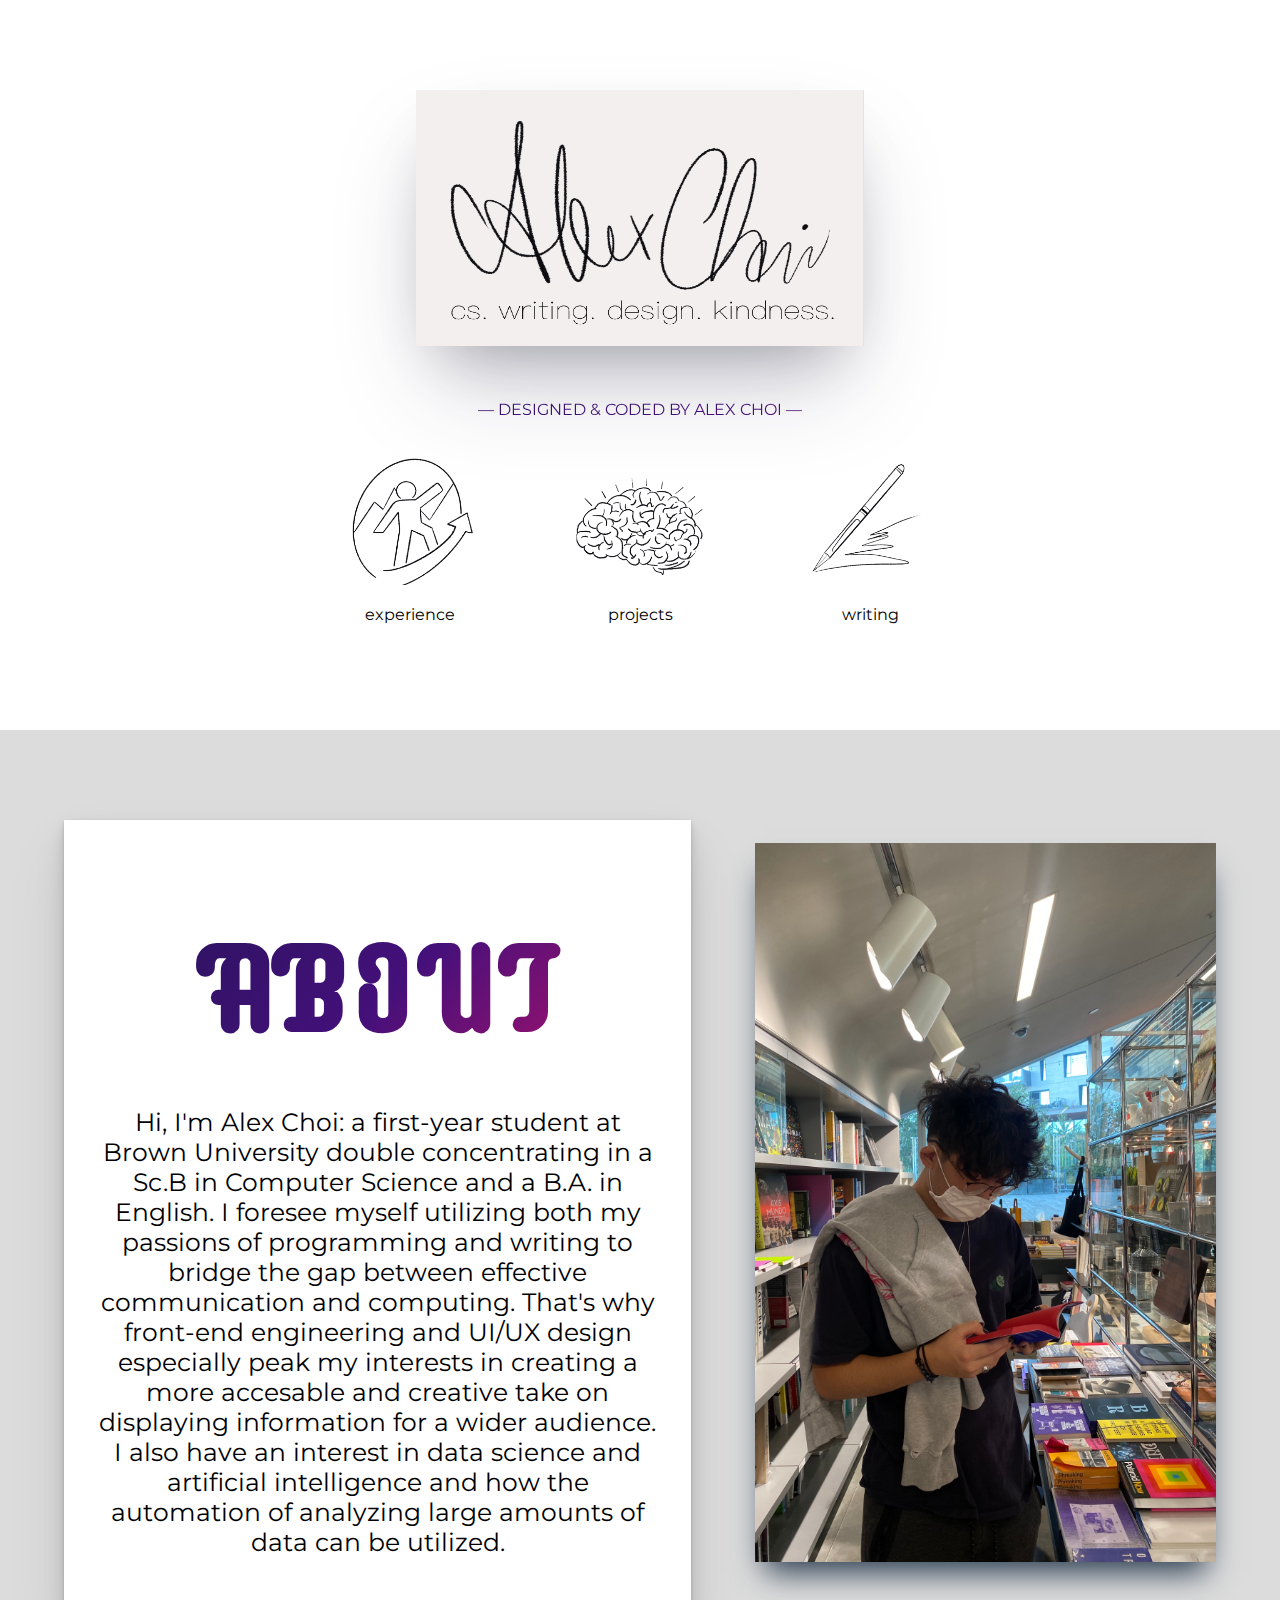
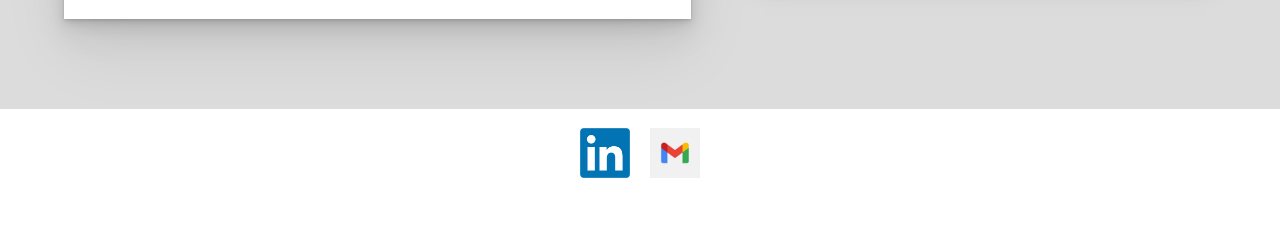
<file: index.html>
<!DOCTYPE html>
<html lang="en">
  <head>
    <meta charset="UTF-8" />
    <meta http-equiv="X-UA-Compatible" content="IE=edge" />
    <meta name="viewport" content="width=device-width, initial-scale=1.0" />
    
        <meta property=“og:image”
    content=“[data-uri]”
    />

    <meta property="og:image:width" content="1200" />

    <meta property="og:image:height" content="627" />
    <link href="styles.css" rel="stylesheet" type="text/css" />
    <link
      href="https://fonts.googleapis.com/css2?family=Montserrat:wght@200&family=Open+Sans:wght@300&display=swap"
      rel="stylesheet"
    />
    <link
      rel="shortcut icon"
      type="image/png"
      href="android-chrome-192x192.png"
    />
    <meta name="msapplication-TileColor" content="#da532c" />
    <meta name="theme-color" content="#ffffff" />
    <title>Alexander Choi</title>
  </head>
  <body>
    <div class="banner"></div>
    <div class="biography">
      <div class="cover">
        <img
          class="logo"
          src="images/Screen Shot 2022-01-28 at 2.39.40 AM.png"
          alt="alex choi logo"
        />
        <p id="tag">— designed & coded by alex choi —</p>
        <div class="icons">
          <div class="icon">
            <a href="experience.html">
              <img
                src="images/experience_3-removebg-preview.png"
                alt="icon for experience"
            /></a>
            <p>experience</p>
          </div>
          <div class="icon">
            <a href="projects.html">
              <img
                src="images/projects-removebg-preview.png"
                alt="icon for projects, a brain"
            /></a>
            <p>projects</p>
          </div>
          <div class="icon">
            <a href="writing.html">
              <img
                src="images/writing-removebg-preview.png"
                alt="icon for writing, a pen writing"
            /></a>
            <p>writing</p>
          </div>
        </div>
      </div>
    </div>
    <div class="about">
      <div>
        <h2>About</h2>
        <p>
          Hi, I'm Alex Choi: a first-year student at Brown University double
          concentrating in a Sc.B in Computer Science and a B.A. in English. I
          foresee myself utilizing both my passions of programming and writing
          to bridge the gap between effective communication and computing.
          That's why front-end engineering and UI/UX design especially peak my
          interests in creating a more accesable and creative take on displaying
          information for a wider audience. I also have an interest in data
          science and artificial intelligence and how the automation of
          analyzing large amounts of data can be utilized.
        </p>
      </div>
      <img src="images/IMG_4888.JPG" alt="lololo" />
    </div>
    <div class="socials-group">
      <div class="socials">
        <a
          href="https://www.linkedin.com/in/alexander-choi-46a47a204/"
          target="_blank"
        >
          <img src="images/LinkedIn_logo_initials.png" alt="Linkedln Logo"
        /></a>
        <a href="mailto:alexander_b_choi@gmail.com">
          <img src="images/gmail_logo.jpeg" alt="Email logo"
        /></a>
      </div>
    </div>
  </body>
</html>
</file>
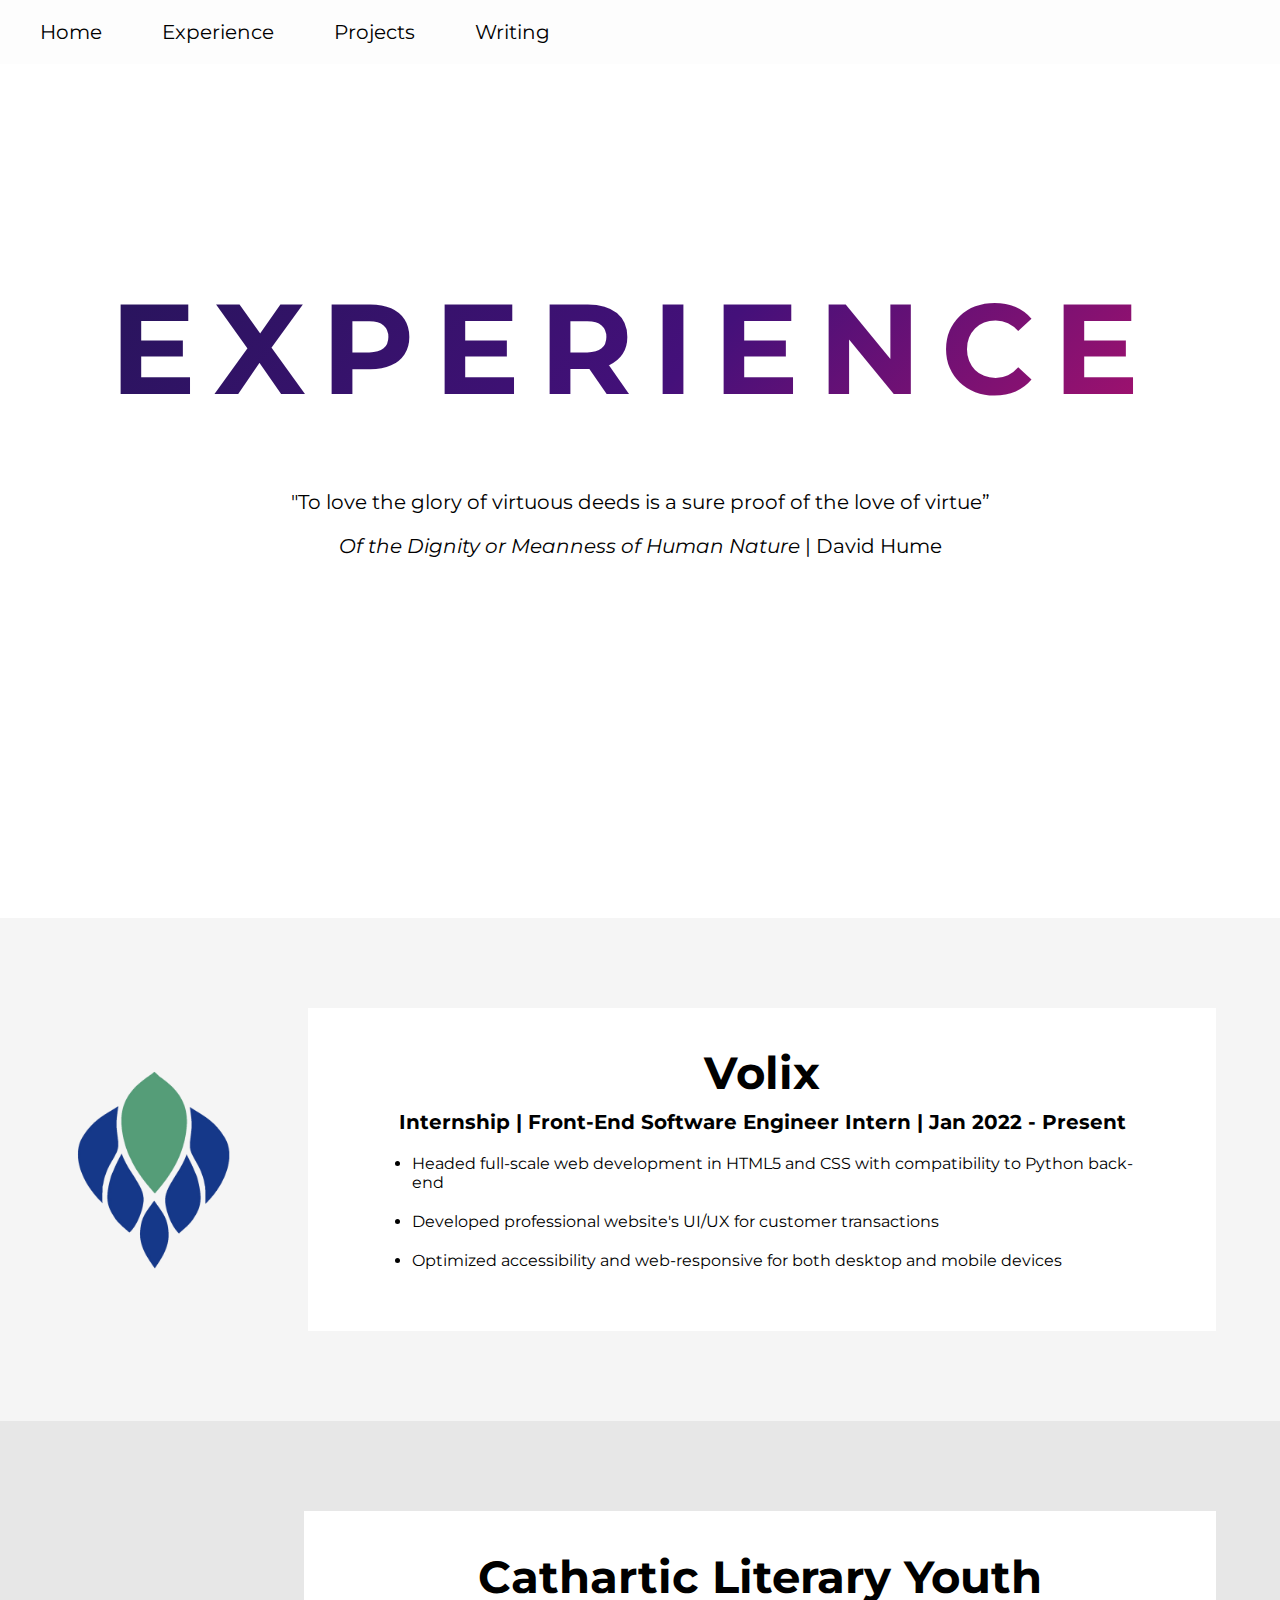
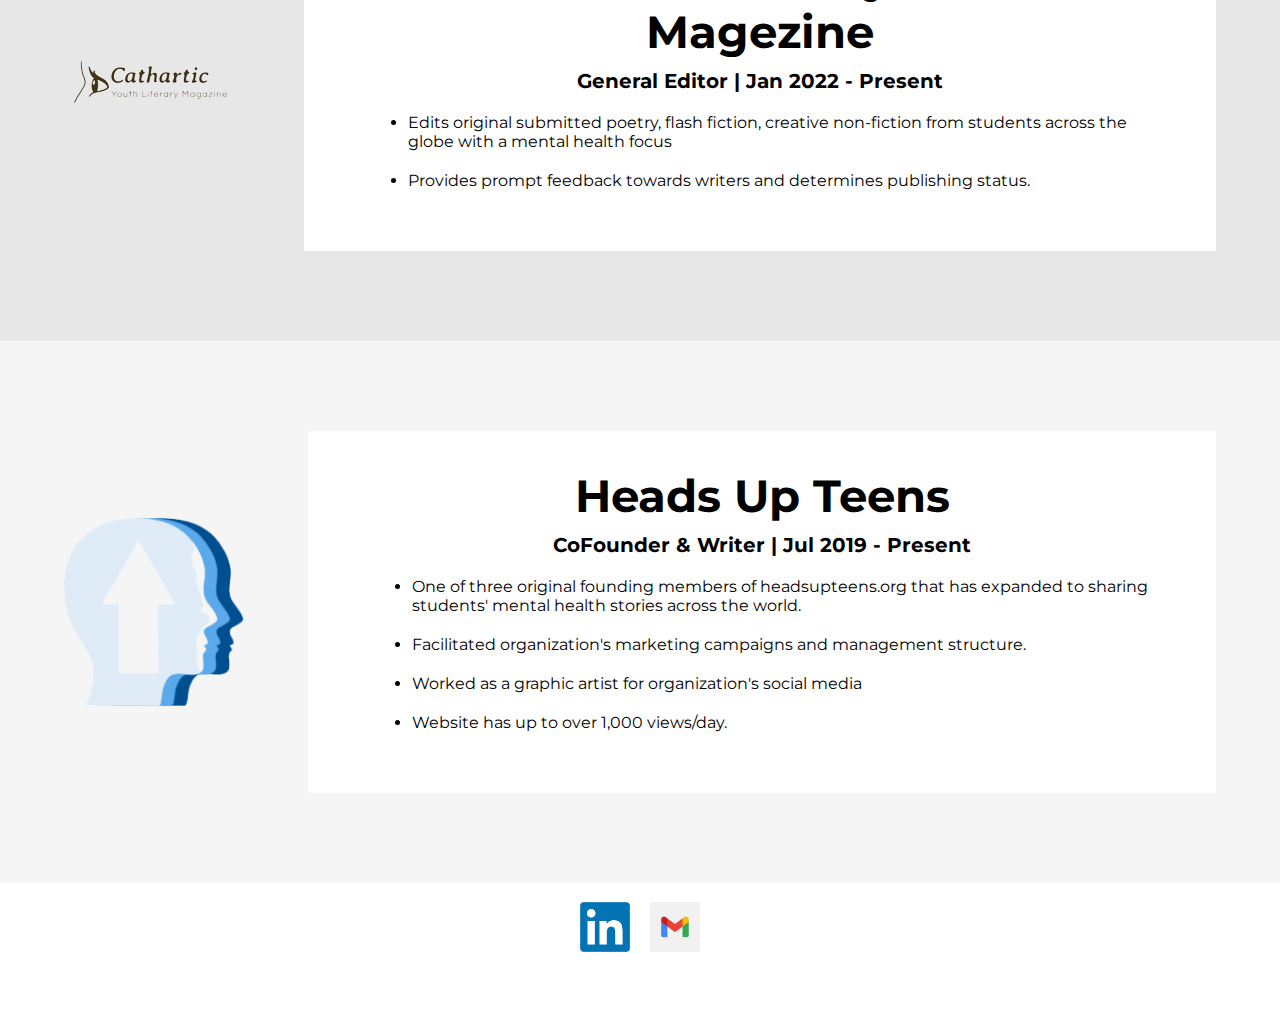
<file: experience.html>
<!DOCTYPE html>
<html lang="en">
  <head>
    <meta charset="UTF-8" />
    <meta http-equiv="X-UA-Compatible" content="IE=edge" />
    <meta name="viewport" content="width=device-width, initial-scale=1.0" />
    <link href="styles.css" rel="stylesheet" type="text/css" />
    <link
      href="https://fonts.googleapis.com/css2?family=Montserrat:wght@200&family=Open+Sans:wght@300&display=swap"
      rel="stylesheet"
    />
    <link
      rel="shortcut icon"
      type="image/png"
      href="android-chrome-192x192.png"
    />
    <title>Alexander Choi Experience</title>
  </head>
  <body class="top">
    <div class="topnav">
      <a href="index.html"> Home</a>
      <a href="experience.html"> Experience</a>
      <a href="projects.html"> Projects</a>
      <a href="writing.html"> Writing</a>
    </div>
    <div class="top">
      <h1 class="heading">EXPERIENCE</h1>
    </div>
    <div class="writing-biograpahy">
      <p>
        "To love the glory of virtuous deeds is a sure proof of the love of virtue”
      </p>
      <p><em>Of the Dignity or Meanness of Human Nature </em> | David Hume</p>
    </div>
  </div>
  <main>
    <div class="lower"></div>
    <div class="experience-block">
      <img class="experience-logo" src="images/volix-logo-removebg-preview.png" alt="volix logo">
      <div class="experience-info">
        <h2 class="text">Volix</h2>
        <h3 class="text">Internship | Front-End Software Engineer Intern | Jan 2022 - Present</h3>
        <ul>
          <li>Headed full-scale web development in HTML5 and CSS with compatibility to Python back-end</li>
          <li>Developed professional website's UI/UX for customer transactions</li>
          <li>Optimized accessibility and web-responsive for both desktop and mobile devices</li>
        </ul>
      </div>
    </div>
    <div class="experience-block" id="two">
      <img class="experience-logo" src="images/cathartic-removebg-preview.png" alt="volix logo">
      <div class="experience-info">
        <h2 class="text">Cathartic Literary Youth Magezine</h2>
        <h3 class="text">General Editor | Jan 2022 - Present</h3>
        <ul>
          <li>Edits original submitted poetry, flash fiction, creative non-fiction from students across the globe with a mental health focus</li>
          <li>Provides prompt feedback towards writers and determines publishing status.</li>
        </ul>
      </div>
    </div>
    <div class="experience-block">
      <img class="experience-logo" src="images/hut-removebg-preview.png" alt="volix logo">
      <div class="experience-info">
        <h2 class="text">Heads Up Teens</h2>
        <h3 class="text">CoFounder & Writer | Jul 2019 - Present</h3>
        <ul>
          <li>One of three original founding members of headsupteens.org that has expanded to sharing students' mental health stories across the world. </li>
          <li>Facilitated organization's marketing campaigns and management structure. </li>
          <li>Worked as a graphic artist for organization's social media</li>
          <li>Website has up to over 1,000 views/day.</li>
        </ul>
      </div>
    </div>
  </main>
  <div class="socials-group">
    <div class="socials">
      <a
        href="https://www.linkedin.com/in/alexander-choi-46a47a204/"
        target="_blank"
      >
        <img src="images/LinkedIn_logo_initials.png" alt="Linkedln Logo"
      /></a>
      <a href="mailto:alexander_b_choi@gmail.com">
        <img src="images/gmail_logo.jpeg" alt="Email logo"
      /></a>
    </div>
  </div>
  </body>
</html>
</file>
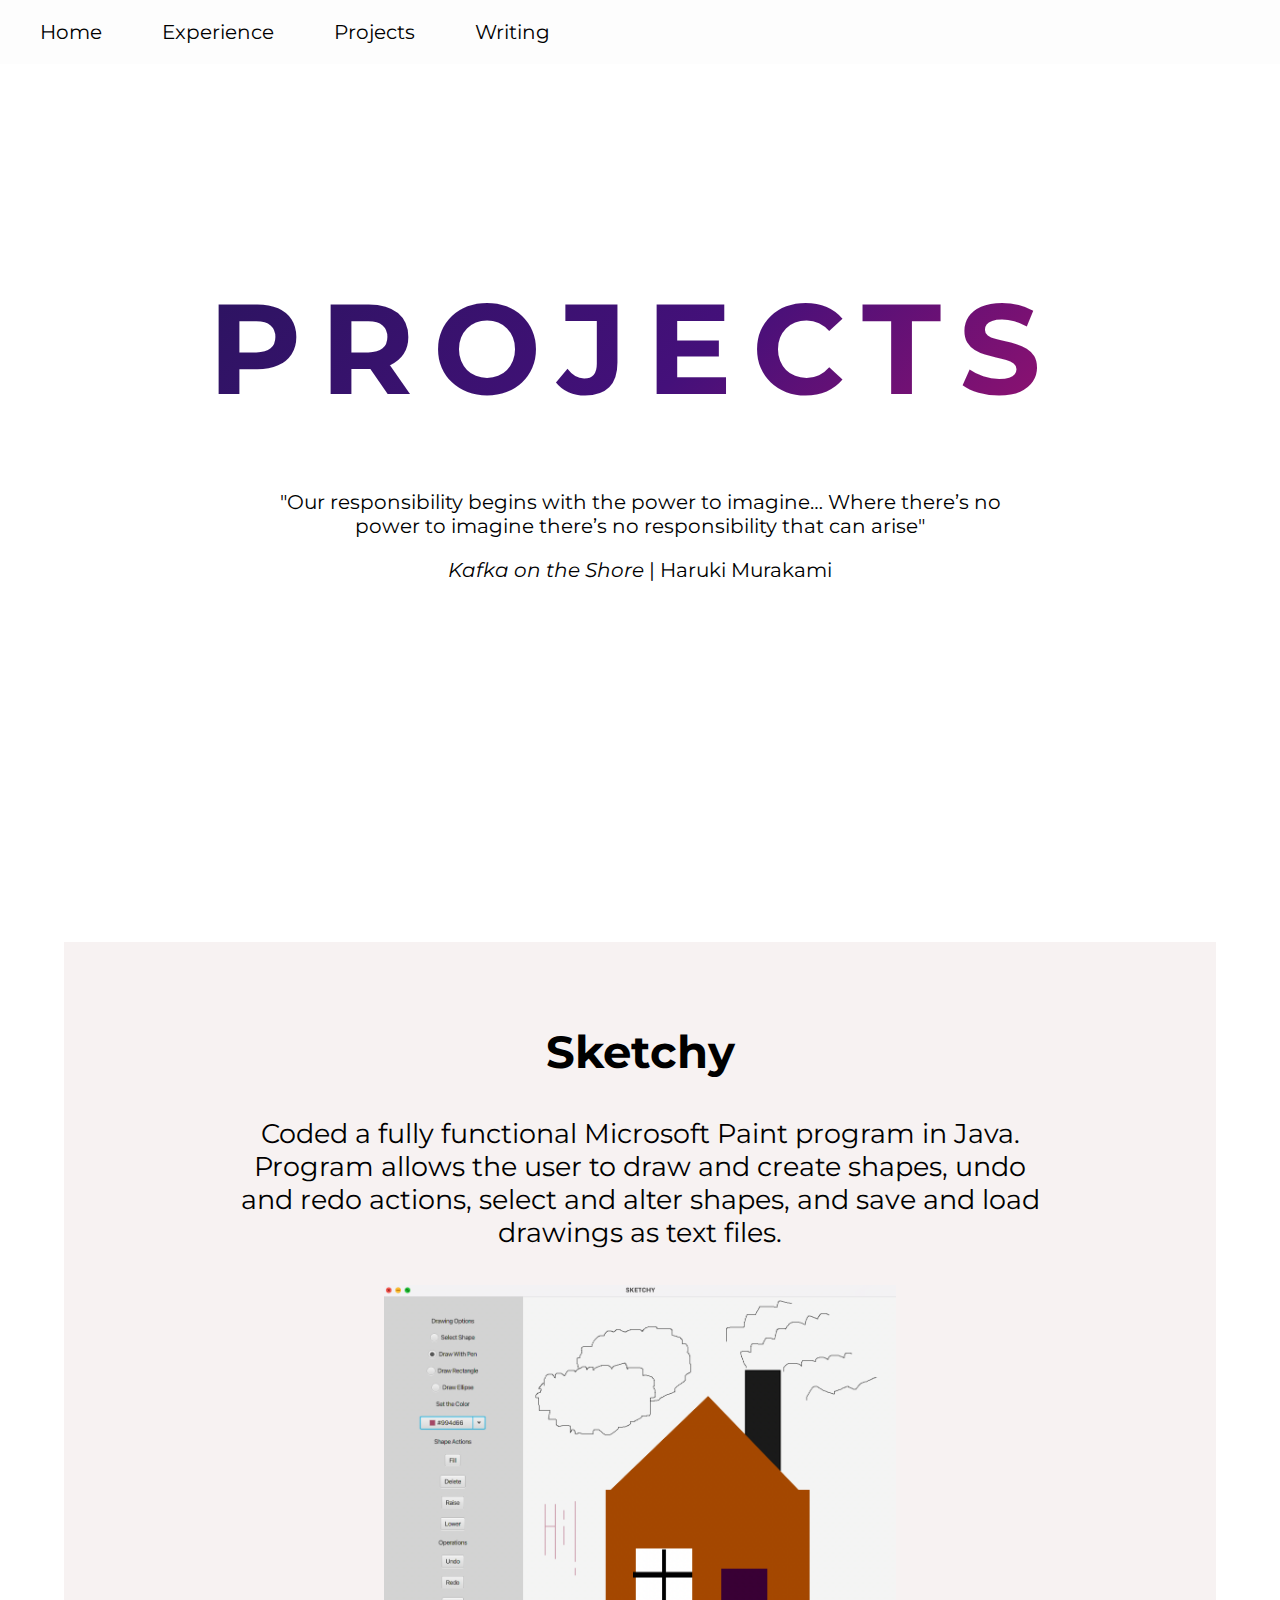
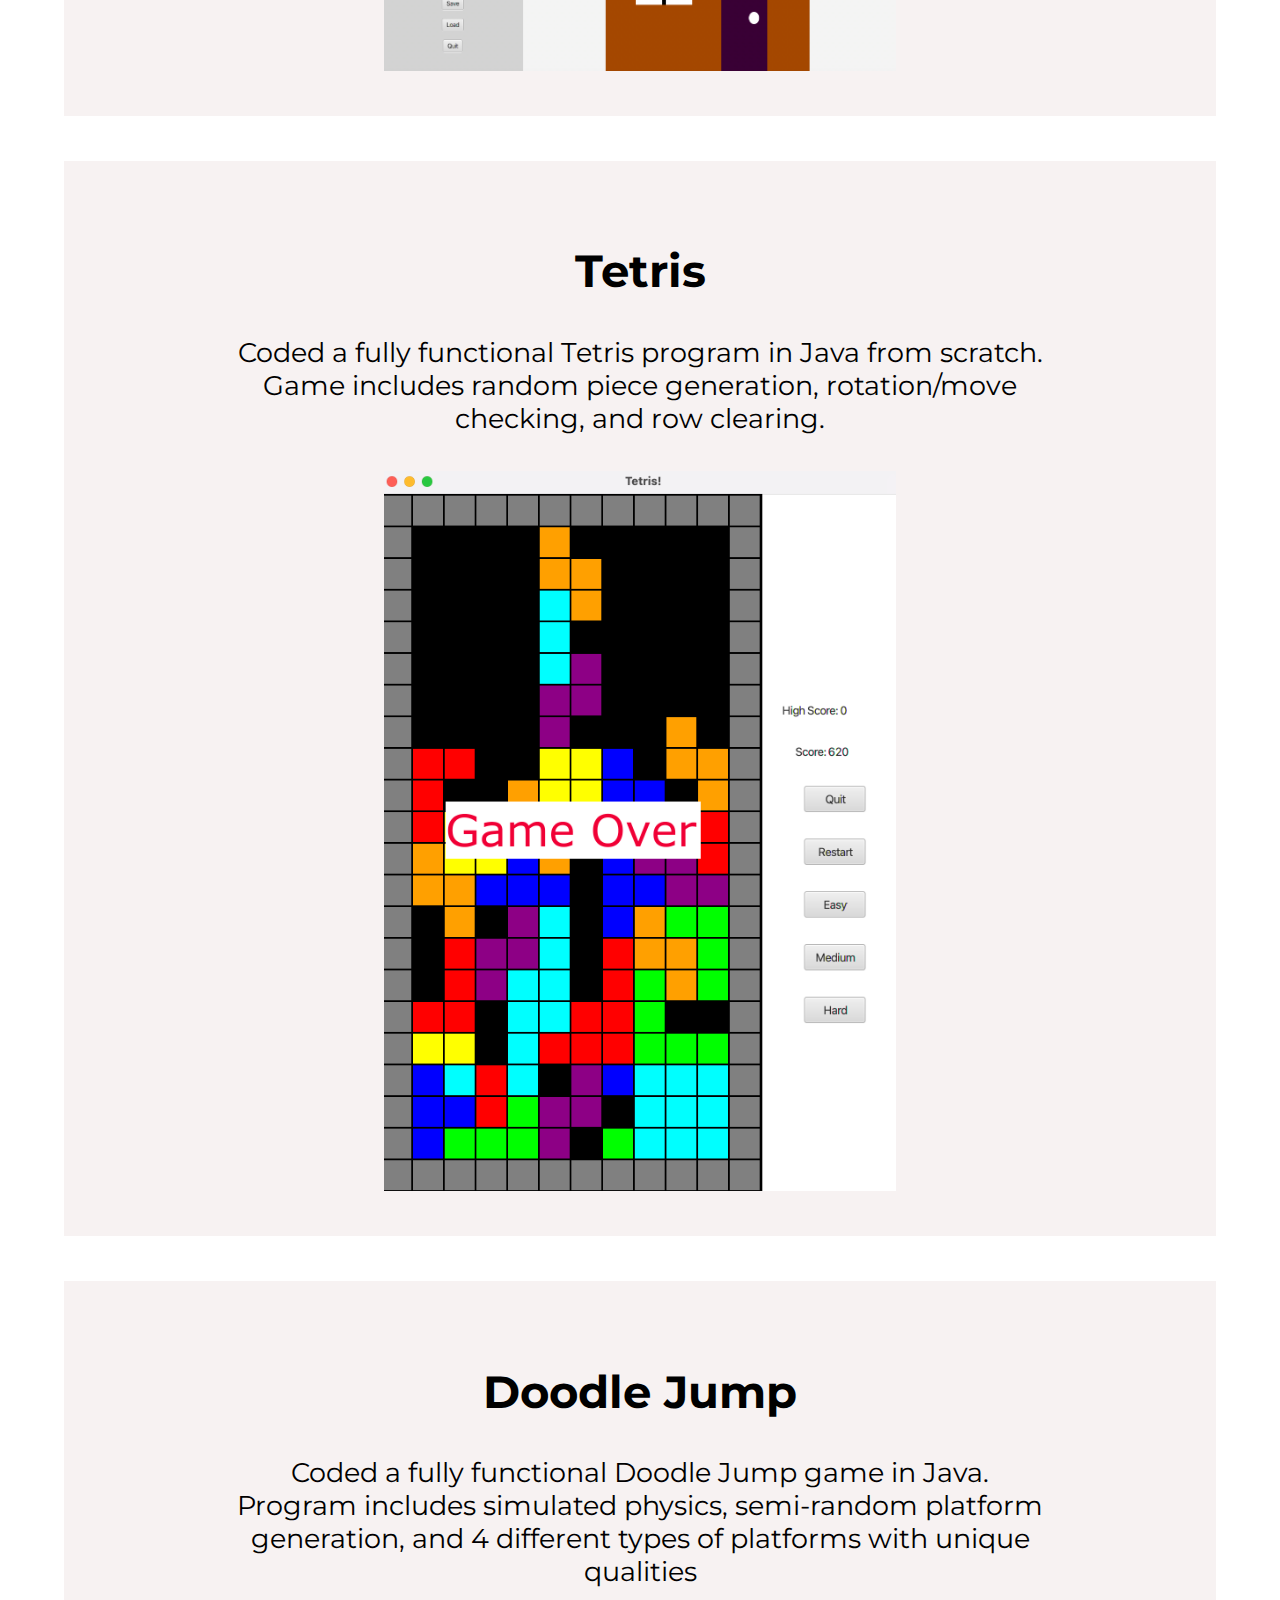
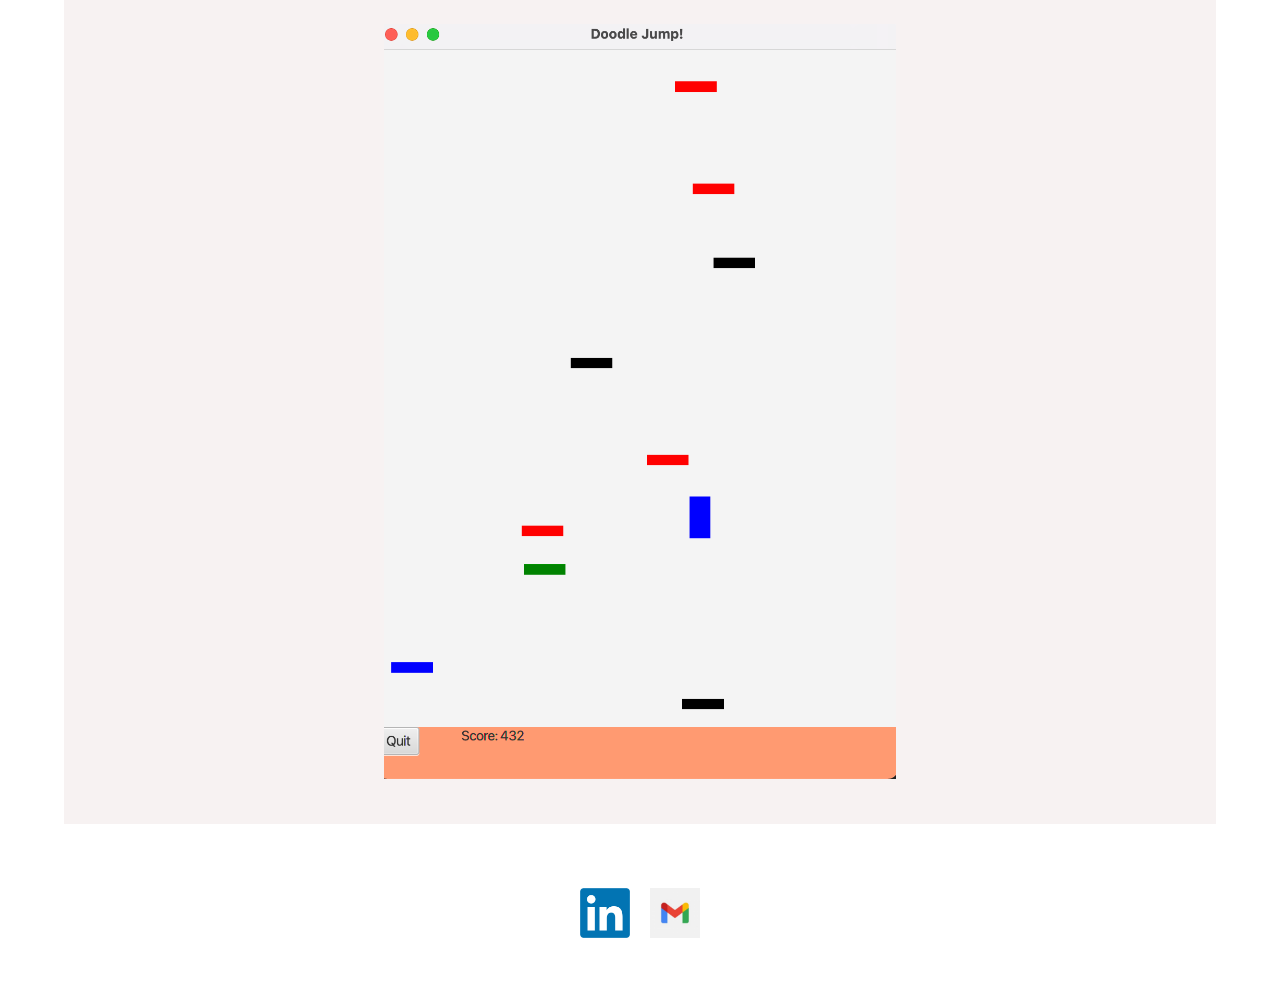
<file: projects.html>
<!DOCTYPE html>
<html lang="en">
  <head>
    <meta charset="UTF-8" />
    <meta http-equiv="X-UA-Compatible" content="IE=edge" />
    <meta name="viewport" content="width=device-width, initial-scale=1.0" />
    <link href="styles.css" rel="stylesheet" type="text/css" />
    <link
      href="https://fonts.googleapis.com/css2?family=Montserrat:wght@200&family=Open+Sans:wght@300&display=swap"
      rel="stylesheet"
    />
<link
      rel="shortcut icon"
      type="image/png"
      href="android-chrome-192x192.png"
    />
    <title>Alexander Choi Projects</title>
  </head>
  <body>
    <div class="topnav">
      <a href="index.html"> Home</a>
      <a href="experience.html"> Experience</a>
      <a href="projects.html"> Projects</a>
      <a href="writing.html"> Writing</a>
    </div>
    <div class="top">
      <h1 class="heading">PROJECTS</h1>
      <div class="writing-biograpahy">
        <p>
          "Our responsibility begins with the power to imagine… Where there’s no
          power to imagine there’s no responsibility that can arise"
        </p>
        <p><em>Kafka on the Shore </em> | Haruki Murakami</p>
      </div>
    </div>
    <div class="lower"></div>
    <div class="projects-block">
      <div class="projects-info">
        <h2 class="text">Sketchy</h2>
        <p class="text">
          Coded a fully functional Microsoft Paint program in Java. Program
          allows the user to draw and create shapes, undo and redo actions,
          select and alter shapes, and save and load drawings as text files.
        </p>
      </div>
      <img
        src="images/Screen Shot 2022-02-03 at 10.26.45 PM.png"
        alt="sketchy drawing of a house"
      />
    </div>
    <div class="projects-block">
      <div class="projects-info">
        <h2 class="text">Tetris</h2>
        <p class="text">
          Coded a fully functional Tetris program in Java from scratch. Game
          includes random piece generation, rotation/move checking, and row
          clearing.
        </p>
      </div>
      <img
        src="images/Screen Shot 2022-02-03 at 11.16.19 PM.png"
        alt="tetris"
      />
    </div>
    <div class="projects-block">
      <div class="projects-info">
        <h2 class="text">Doodle Jump</h2>
        <p class="text">
          Coded a fully functional Doodle Jump game in Java. Program includes
          simulated physics, semi-random platform generation, and 4 different
          types of platforms with unique qualities
        </p>
      </div>
      <img
        src="images/Screen Shot 2022-02-03 at 11.22.27 PM.png"
        alt="doodle jump"
      />
    </div>
    <div class="socials-group">
      <div class="socials">
        <a
          href="https://www.linkedin.com/in/alexander-choi-46a47a204/"
          target="_blank"
        >
          <img src="images/LinkedIn_logo_initials.png" alt="Linkedln Logo"
        /></a>
        <a href="mailto:alexander_b_choi@gmail.com">
          <img src="images/gmail_logo.jpeg" alt="Email logo"
        /></a>
      </div>
    </div>
  </body>
</html>
</file>
<file: styles.css>
@import url("https://fonts.googleapis.com/css2?family=Supermercado+One&display=swap");

body {
  margin: 0;
  font-family: "Montserrat", sans-serif;
}

/*
TOOLBAR CSS
*/
.topnav {
  overflow: hidden;
  background-color: rgb(253, 253, 253);
  position: fixed;
  top: 0;
  width: 100%;
  font-family: "Montserrat", sans-serif;
}

.topnav a {
  float: left;
  color: black;
  text-align: center;
  padding: 20px 20px;
  text-decoration: none;
  font-size: 20px;
  margin-left: 20px;
  background-color: rgb(253, 253, 253);
}

.topnav a:hover {
  animation-name: background-color;
  animation-duration: 500ms;
  animation-fill-mode: forwards;
}

@keyframes background-color {
  50% {
    background-color: thistle;
  }
  60% {
    background-color: violet;
  }
  100% {
    background-color: teal;
    font-style: oblique;
    color: white;
    transform: skewX(-15deg);
  }
}

.topnav a.active {
  background-color: #04aa6d;
  color: white;
}

/*
COVER IMAGE
*/
.logo {
  width: 35vw;
  height: 20vw;
  box-shadow: rgba(50, 50, 93, 0.25) 0px 50px 100px -20px,
    rgba(0, 0, 0, 0.3) 0px 30px 60px -30px,
    rgba(10, 37, 64, 0.35) 0px -2px 6px 0px inset;
  animation-name: fade;
  animation-duration: 3s;
  margin-top: 0px;
  top: 0%;
  position: relative;
  animation-fill-mode: backwards;
}

@keyframes fade {
  0% {
    opacity: 0;
    top: 100%;
  }
  50% {
    opacity: 0.5;
  }
  100% {
    opacity: 1;
  }
}

#tag {
  margin-top: 50px;
  top: 0%;
  text-transform: uppercase;
  background-image: linear-gradient(
    -225deg,
    #231557 0%,
    #44107a 29%,
    #ff1361 67%,
    #fff800 100%
  );
  background-size: auto auto;
  background-clip: border-box;
  background-size: 200% auto;
  color: #fff;
  background-clip: text;
  -webkit-background-clip: text;
  -webkit-text-fill-color: transparent;
  animation: textclip 2s linear infinite, fade 5s 1;
  top: 0%;
  position: relative;
}

.cover {
  width: 100%;
  height: 40vmax;
  margin-top: 0px;
  padding-top: 10vmin;
}

.icons {
  margin-top: 3%;
  margin-bottom: 10px;
  width: 100%;
  display: flex;
  justify-content: center;
  animation-name: fade;
  animation-duration: 5s;
  top: 0%;
  position: relative;
  animation-fill-mode: forwards;
}

.icon img {
  width: 10vw;
  height: 10vw;
  margin-left: 4vw;
  margin-right: 4vw;
  animation: wiggle 2s linear infinite;
}

.icon p {
  text-align: center;
}

@keyframes wiggle {
  0%,
  7% {
    transform: rotateZ(0);
  }
  15% {
    transform: rotateZ(-15deg);
  }
  20% {
    transform: rotateZ(10deg);
  }
  25% {
    transform: rotateZ(-10deg);
  }
  30% {
    transform: rotateZ(6deg);
  }
  35% {
    transform: rotateZ(-4deg);
  }
  40%,
  100% {
    transform: rotateZ(0);
  }
}

.icon img:hover {
  width: 12vw;
  height: 12vw;
  margin-left: 3vw;
  margin-right: 3vw;
}

.biography {
  margin-top: 0%;
  text-align: center;
  background-color: white;
}

.about {
  margin-top: 10%;
  display: flex;
  background-color: gainsboro;
  padding: 10vh 5vw 10vh 5vw;
}

@keyframes gradient {
  0% {
    background-position: 0% 50%;
  }
  50% {
    background-position: 100% 50%;
  }
  100% {
    background-position: 0% 50%;
  }
}

.about div {
  background-color: white;
  margin-right: 5vw;
  box-shadow: rgba(0, 0, 0, 0.07) 0px 1px 2px, rgba(0, 0, 0, 0.07) 0px 2px 4px,
    rgba(0, 0, 0, 0.07) 0px 4px 8px, rgba(0, 0, 0, 0.07) 0px 8px 16px,
    rgba(0, 0, 0, 0.07) 0px 16px 32px, rgba(0, 0, 0, 0.07) 0px 32px 64px;
}

.about h2 {
  margin-top: 10vh;
  text-align: center;
  font-family: "Supermercado One", cursive;
  font-size: 10vw;
  text-transform: uppercase;
  background-image: linear-gradient(
    -225deg,
    #231557 0%,
    #44107a 29%,
    #ff1361 67%,
    #fff800 100%
  );
  background-size: auto auto;
  background-clip: border-box;
  background-size: 200% auto;
  color: #fff;
  background-clip: text;
  -webkit-background-clip: text;
  -webkit-text-fill-color: transparent;
  animation: textclip 2s linear infinite;
}

@keyframes textclip {
  to {
    background-position: 200% center;
  }
}

.about p {
  margin-top: -10%;
  margin-left: 5%;
  margin-right: 5%;
  margin-bottom: 10%;
  font-size: 25px;
  text-align: center;
  color: black;
}

.about img {
  margin-bottom: 5%;
  margin-top: 2%;
  width: 40%;
  object-fit: cover;
  box-shadow: rgb(38, 57, 77) 0px 20px 30px -10px;
}

@media (max-width: 800px) {
  .about img {
    display: none;
  }
}

.socials-group {
  background-color: white;
  padding-top: 1.5%;
  padding-bottom: 5%;
}

.socials_header {
  text-align: center;
  font-size: 30px;
}

.socials {
  display: flex;
  justify-content: center;
}

.socials img {
  margin-left: 10px;
  margin-right: 10px;
  width: 50px;
  height: 50px;
}

.lower {
  margin-top: 40vmin;
}

/*EXPERIENCE*/
.experience-block {
  background-color: rgb(245, 245, 245);
  display: flex;
  padding: 10vh 5vw 10vh 5vw;
}

#two {
  background-color: rgb(231, 231, 231);
}

.experience-block img {
  width: 20vmin;
  object-fit: scale-down;
}

.experience-info {
  background-color: white;
  width: 70vw;
  margin: 0 0 0 5vw;
  padding-bottom: 5vh;
  padding-left: 5vw;
  padding-right: 5vw;
}

.experience-info h2 {
  font-size: 5vh;
  margin-bottom: -10px;
}

.experience-info li {
  margin-top: 20px;
}

/*PROJECTS*/

.projects-block {
  background-color: rgb(247, 242, 242);
  margin: 5vh 5vw 5vh 5vw;
}

.projects-block {
  padding: 5vh 5vw 5vh 5vw;
}

.projects-block img {
  width: 40vw;
  display: block;
  margin-left: auto;
  margin-right: auto;
  margin-top: 4vmin;
}

.projects-info {
  margin: auto;
  width: 80%;
}

.projects-info h2 {
  font-size: 5vmin;
}

.projects-info p {
  font-size: 3vmin;
}

/*WRITING*/

.top {
  margin-top: 30vmin;
  background-color: white;
}

.heading {
  font-size: 10vw;
  font-family: "Montserrat", sans-serif;
  margin-top: 10vh;
  margin-bottom: 10vh;
  text-align: center;
  color: white;
  overflow: hidden; /* Ensures the content is not revealed until the animation */
  border-right: 0.1em solid orange; /* The typwriter cursor */
  white-space: nowrap; /* Keeps the content on a single line */
  margin: 0 auto; /* Gives that scrolling effect as the typing happens */
  letter-spacing: 0.15em; /* Adjust as needed */
  animation: typing 3.5s steps(30, end), blink-caret 0.5s step-end 3,
    dissapear 1.5s 1, textclip 2s linear infinite;
  border-color: transparent;
  background-image: linear-gradient(
    -225deg,
    #231557 0%,
    #44107a 29%,
    #ff1361 67%,
    #fff800 100%
  );
  background-size: auto auto;
  background-clip: border-box;
  background-size: 200% auto;
  color: #fff;
  background-clip: text;
  -webkit-background-clip: text;
  -webkit-text-fill-color: transparent;
}

@keyframes typing {
  from {
    width: 0;
  }
  to {
    width: 100%;
  }
}

@-webkit-keyframes tracking-in-expand {
  0% {
    letter-spacing: -0.5em;
    opacity: 0;
  }
  40% {
    opacity: 0.6;
  }
  100% {
    opacity: 1;
  }
}
@keyframes tracking-in-expand {
  0% {
    letter-spacing: -0.5em;
    opacity: 0;
  }
  40% {
    opacity: 0.6;
  }
  100% {
    opacity: 1;
  }
}

.writing-biograpahy {
  margin-top: 5%;
  margin-left: 20%;
  margin-right: 20%;
  margin-bottom: 10%;
  object-fit: cover;
}

.writing-biograpahy p {
  text-align: center;
  font-size: 20px;
  color: black;
  -webkit-animation: tracking-in-expand 1s cubic-bezier(0.215, 0.61, 0.355, 1.5)
    backwards;
  animation: tracking-in-expand 1s cubic-bezier(0.215, 0.61, 0.355, 1.5)
    backwards;
  animation-delay: 0.5s;
}

.piece {
  width: 100%;
  background-size: cover;
  display: flex;
}

.images {
  width: 40%;
  height: 400px;
  object-fit: cover;
  margin: 5% 1% 5% 5%;
  border-style: solid;
  border-width: 2px;
  border-color: black;
  box-shadow: rgba(50, 50, 93, 0.25) 0px 50px 100px -20px,
    rgba(0, 0, 0, 0.3) 0px 30px 60px -30px,
    rgba(10, 37, 64, 0.35) 0px -2px 6px 0px inset;
  border-radius: 20%;
}

.description {
  width: 40%;
  height: 30%;
  margin: 5% 5% 5% 3%;
  padding: 2% 2% 2% 2%;
  border-style: solid;
  border-width: 2px;
  box-shadow: rgba(50, 50, 93, 0.25) 0px 50px 100px -20px,
    rgba(0, 0, 0, 0.3) 0px 30px 60px -30px,
    rgba(10, 37, 64, 0.35) 0px -2px 6px 0px inset;
  border-radius: 20%;
}

.description a:visited {
  color: midnightblue;
}

.description a:hover {
  color: white;
}

.title {
  font-size: 7vmin;
  text-align: center;
  font-style: italic;
}

.text {
  text-align: center;
  font-size: 20px;
}

.read-more {
  font-size: 20px;
  text-align: center;
  font-family: "Times New Roman", Times, serif;
  font-style: italic;
}

.read-more:hover {
  color: cornflowerblue;
}
</file>
